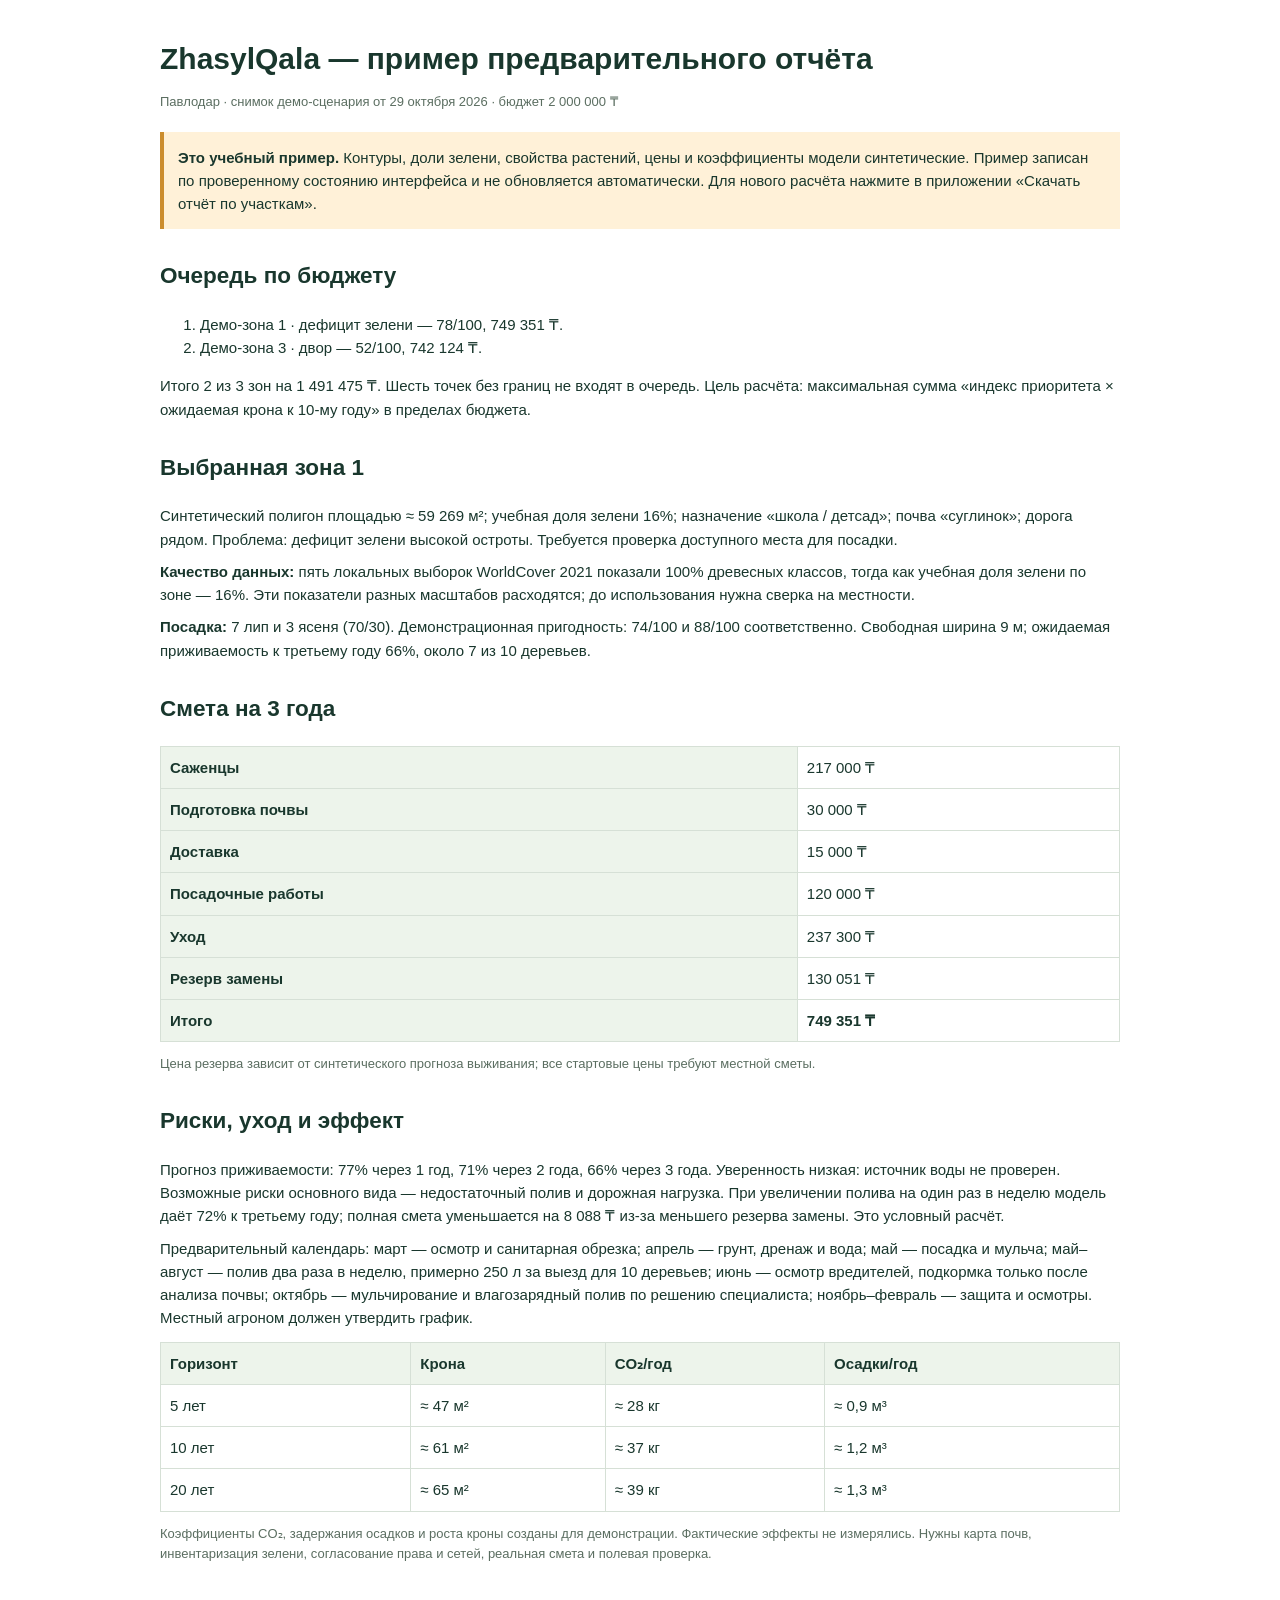
<file: EXAMPLE_REPORT.html>
<!doctype html>
<html lang="ru">
<head>
  <meta charset="utf-8">
  <meta name="viewport" content="width=device-width, initial-scale=1">
  <title>ZhasylQala — пример отчёта</title>
  <style>
    body{font:15px/1.55 Arial,sans-serif;color:#19372d;max-width:960px;margin:36px auto;padding:0 20px}
    h1{font-size:30px;margin-bottom:0}h2{margin-top:30px}p{margin:9px 0}
    table{border-collapse:collapse;width:100%;margin:12px 0}th,td{border:1px solid #d6e0d6;padding:9px;text-align:left}th{background:#edf4eb}
    .warning{background:#fff1d8;border-left:4px solid #cb8d2e;padding:14px;margin:20px 0}
    .muted{color:#5b6e61;font-size:13px}@media print{body{margin:0;font-size:12px}}
  </style>
</head>
<body>
  <h1>ZhasylQala — пример предварительного отчёта</h1>
  <p class="muted">Павлодар · снимок демо-сценария от 29 октября 2026 · бюджет 2 000 000 ₸</p>
  <div class="warning"><strong>Это учебный пример.</strong> Контуры, доли зелени, свойства растений, цены и коэффициенты модели синтетические. Пример записан по проверенному состоянию интерфейса и не обновляется автоматически. Для нового расчёта нажмите в приложении «Скачать отчёт по участкам».</div>

  <h2>Очередь по бюджету</h2>
  <ol>
    <li>Демо-зона 1 · дефицит зелени — 78/100, 749 351 ₸.</li>
    <li>Демо-зона 3 · двор — 52/100, 742 124 ₸.</li>
  </ol>
  <p>Итого 2 из 3 зон на 1 491 475 ₸. Шесть точек без границ не входят в очередь. Цель расчёта: максимальная сумма «индекс приоритета × ожидаемая крона к 10-му году» в пределах бюджета.</p>

  <h2>Выбранная зона 1</h2>
  <p>Синтетический полигон площадью ≈ 59 269 м²; учебная доля зелени 16%; назначение «школа / детсад»; почва «суглинок»; дорога рядом. Проблема: дефицит зелени высокой остроты. Требуется проверка доступного места для посадки.</p>
  <p><strong>Качество данных:</strong> пять локальных выборок WorldCover 2021 показали 100% древесных классов, тогда как учебная доля зелени по зоне — 16%. Эти показатели разных масштабов расходятся; до использования нужна сверка на местности.</p>
  <p><strong>Посадка:</strong> 7 лип и 3 ясеня (70/30). Демонстрационная пригодность: 74/100 и 88/100 соответственно. Свободная ширина 9 м; ожидаемая приживаемость к третьему году 66%, около 7 из 10 деревьев.</p>

  <h2>Смета на 3 года</h2>
  <table><tbody>
    <tr><th>Саженцы</th><td>217 000 ₸</td></tr>
    <tr><th>Подготовка почвы</th><td>30 000 ₸</td></tr>
    <tr><th>Доставка</th><td>15 000 ₸</td></tr>
    <tr><th>Посадочные работы</th><td>120 000 ₸</td></tr>
    <tr><th>Уход</th><td>237 300 ₸</td></tr>
    <tr><th>Резерв замены</th><td>130 051 ₸</td></tr>
    <tr><th>Итого</th><td><strong>749 351 ₸</strong></td></tr>
  </tbody></table>
  <p class="muted">Цена резерва зависит от синтетического прогноза выживания; все стартовые цены требуют местной сметы.</p>

  <h2>Риски, уход и эффект</h2>
  <p>Прогноз приживаемости: 77% через 1 год, 71% через 2 года, 66% через 3 года. Уверенность низкая: источник воды не проверен. Возможные риски основного вида — недостаточный полив и дорожная нагрузка. При увеличении полива на один раз в неделю модель даёт 72% к третьему году; полная смета уменьшается на 8 088 ₸ из-за меньшего резерва замены. Это условный расчёт.</p>
  <p>Предварительный календарь: март — осмотр и санитарная обрезка; апрель — грунт, дренаж и вода; май — посадка и мульча; май–август — полив два раза в неделю, примерно 250 л за выезд для 10 деревьев; июнь — осмотр вредителей, подкормка только после анализа почвы; октябрь — мульчирование и влагозарядный полив по решению специалиста; ноябрь–февраль — защита и осмотры. Местный агроном должен утвердить график.</p>
  <table><thead><tr><th>Горизонт</th><th>Крона</th><th>CO₂/год</th><th>Осадки/год</th></tr></thead><tbody>
    <tr><td>5 лет</td><td>≈ 47 м²</td><td>≈ 28 кг</td><td>≈ 0,9 м³</td></tr>
    <tr><td>10 лет</td><td>≈ 61 м²</td><td>≈ 37 кг</td><td>≈ 1,2 м³</td></tr>
    <tr><td>20 лет</td><td>≈ 65 м²</td><td>≈ 39 кг</td><td>≈ 1,3 м³</td></tr>
  </tbody></table>
  <p class="muted">Коэффициенты CO₂, задержания осадков и роста кроны созданы для демонстрации. Фактические эффекты не измерялись. Нужны карта почв, инвентаризация зелени, согласование права и сетей, реальная смета и полевая проверка.</p>
</body>
</html>
</file>
